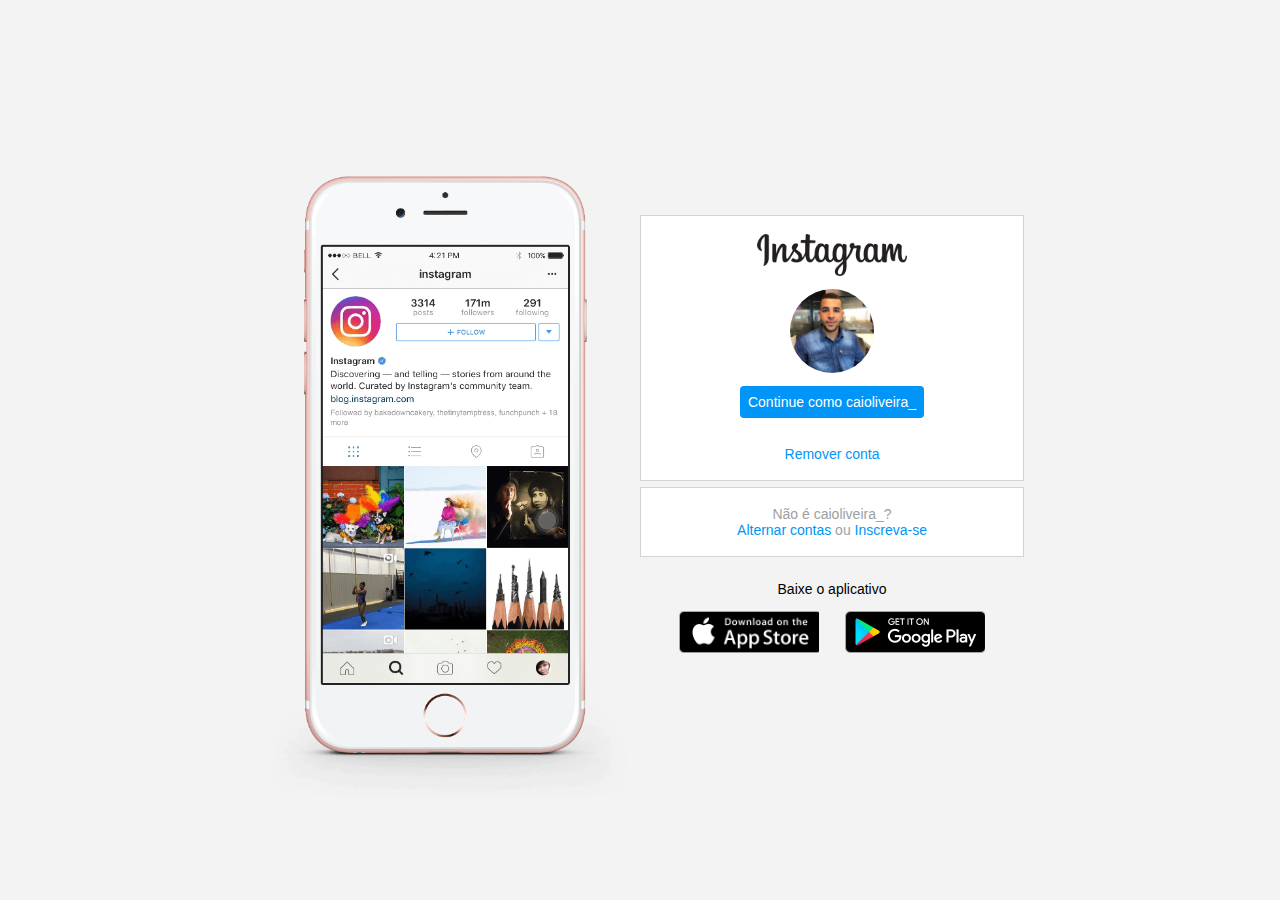
<file: projeto-dio-login-instagram/INSTAGRAM/index.html>
<!DOCTYPE html>
<html lang="en">
<head>
    <meta charset="UTF-8">
    <meta name="viewport" content="width=device-width, initial-scale=1.0">
    <link rel="stylesheet" href="style.css">
    <title>Instagram</title>
</head>
<body>
    <div class="instagram-wrapper">
        <div class="instagram-phone">
            <img src="./img/instagram-celular.png" alt="celular">
        </div>
        <div class="instagram-continue">
            <div class="group">
                <img src="./img/instagram-logo.png" class="instagram-logo" alt="instagram logo">
                <div class="profile-photo">
                    <img src="./img/perfil-instagram.png.jpg" alt="foto de perfil">
                </div>
                <a href="#" class="instagram-login">Continue como caioliveira_</a>
                <a href="#" class="instagram-logout">Remover conta</a>
            </div>
            <div class="group">
                <p class="not-account">Não é caioliveira_?</p>
                <p class="not-account">
                    <span class="link-blue">Alternar contas</span>
                    ou
                    <span class="link-blue">Inscreva-se</span>
                </p>
            </div>
            <div class="get-the-app">
                <p class="get-app">Baixe o aplicativo</p>
                <div class="download">
                    <a href="#" class="app-download"></a>
                    <a href="#" class="app-download"></a>
                </div>
            </div>
        </div>
    </div>
</body>
</html>
</file>
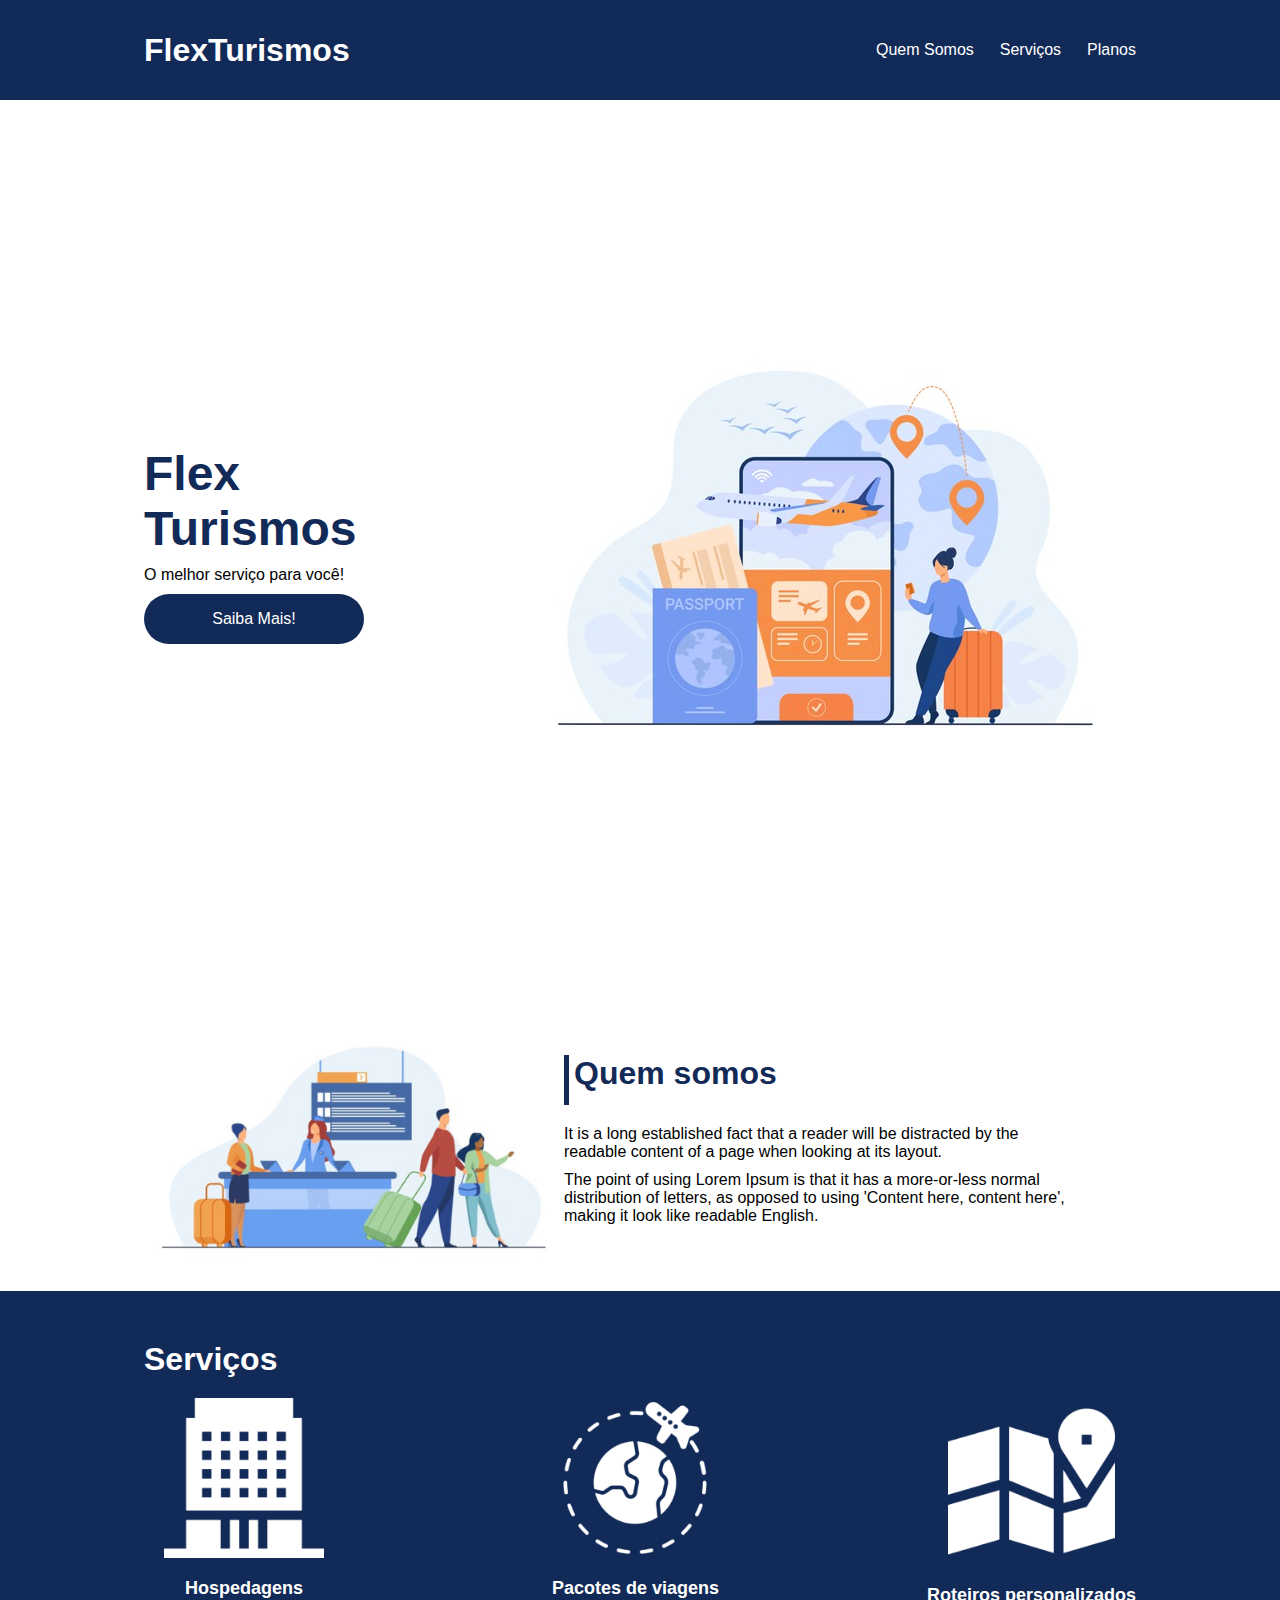
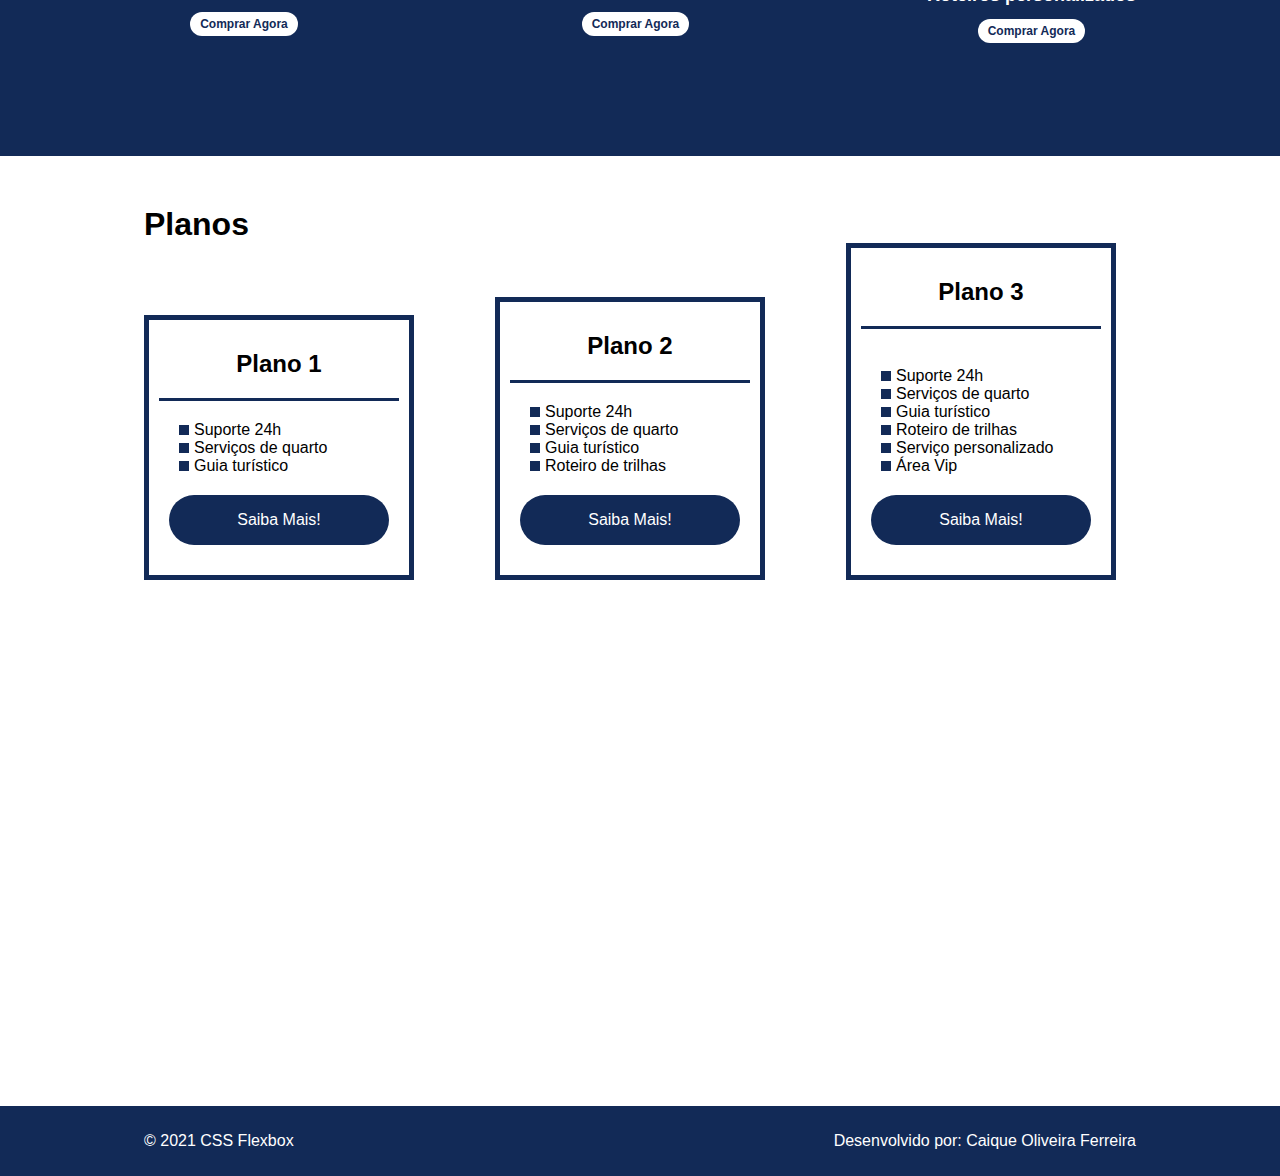
<file: project-flexbox-dio/project-flexbox-dio-master/project-flexbox-dio-master/flex-projeto/index.html>
<!DOCTYPE html>
<html lang="pt-br">
<head>
    <meta charset="UTF-8">
    <meta name="viewport" content="width=device-width, initial-scale=1.0">
    <title>Flex Turismos</title>
    <link rel="stylesheet" href="./style.css">
</head>
<body>
    <header>
        <div class="flex-container menu">
            <div><h1>FlexTurismos</h1></div>
            <ul class="list-items">
                <li><a href="#quem-somos">Quem Somos</a></li>
                <li><a href="#servicos">Serviços</a></li>
                <li><a href="#planos">Planos</a></li>
            </div>
        </ul>
    </header>

    <div class="flex-container apresentacao">
        <div class="texto-apresentacao">
            <h1>Flex <br>Turismos</h1>
            <p>O melhor serviço para você!</p>
            <a href="" class="btn">Saiba Mais!</a>
        </div>

        <div>
            <div><img src="./images/0-main.png" alt="banner de apresentacao"></div>
        </div>
    </div>

    <div class="flex-container" id="quem-somos">
        <div>
            <h2>Quem somos</h2>
            <p>It is a long established fact that a reader will be distracted by the readable content of a page when looking at its layout. </p>
            <p>The point of using Lorem Ipsum is that it has a more-or-less normal distribution of letters, as opposed to using 'Content here, content here', making it look like readable English.</p>
        </div>
        
        <div>
            <img src="./images/1-quem-somos.png" alt="balcão de atendimento">
        </div>
    </div>

    <div class="container-externo">
        <div class="flex-container" id="servicos">
            <div>
                <h2>Serviços</h2>
            </div>
            
            <div class="list-servicos">
                <div class="item-servico">    
                    <div><img src="./images/icon-2.png" alt="hospedagens"></div>
                    <p>Hospedagens</p>
                    <a href="#">Comprar Agora</a>
                </div>

                <div class="item-servico">
                    <div><img src="./images/icon-1.png" alt="pacote de viagens"></div>
                    <p>Pacotes de viagens</p>
                    <a href="#">Comprar Agora</a>
                </div>

                <div class="item-servico">
                    <div><img src="./images/icon-3.png" alt="roteiros personalizados"></div>
                    <p>Roteiros personalizados</p>
                    <a href="#">Comprar Agora</a>
                </div>

            </div>
        </div>
    </div>

    <div class="flex-container" id="planos">
        
        <div><h2>Planos</h2></div>

        <div class="list-planos">
            <div class="item-plano">
                <h3>Plano 1</h3>
                <ul>
                    <li>Suporte 24h</li>
                    <li>Serviços de quarto</li>
                    <li>Guia turístico</li>
                </ul>
                <a href="#" class="btn">Saiba Mais!</a>
            </div>

            <div class="item-plano">
                <h3>Plano 2</h3>
                <ul>
                    <li>Suporte 24h</li>
                    <li>Serviços de quarto</li>
                    <li>Guia turístico</li>
                    <li>Roteiro de trilhas</li>
                </ul>
                <a href="#" class="btn">Saiba Mais!</a>
            </div>

            <div class="item-plano">
                <h3>Plano 3</h3>
                <br>
                <ul>
                    <li>Suporte 24h</li>
                    <li>Serviços de quarto</li>
                    <li>Guia turístico</li>
                    <li>Roteiro de trilhas</li>
                    <li>Serviço personalizado</li>
                    <li>Área Vip</li>
                </ul>
                <a href="#" class="btn">Saiba Mais!</a>
            </div>
        </div>
    </div>

    <footer>
        <div class="flex-container footer">
            <p>&copy; 2021 CSS Flexbox</p>
            <p>Desenvolvido por: Caique Oliveira Ferreira</p>
        </div>
    </footer>
</body>
</html>
</file>
<file: projeto-dio-login-instagram/INSTAGRAM/style.css>
*{
    padding: 0;
    margin: 0;
    box-sizing: border-box;
    text-decoration: none;
    font-family: sans-serif;
    font-size: 14px;
}

body {
    width: 100%;
    min-height: 100vh;
    background-color: rgb(243, 243, 243);
    margin: 0;
    padding: 0;
    display: flex;
    justify-content: center;
}

.instagram-wrapper {
    display: flex;
    align-items: center;
    justify-content: start;
    width: 60%;
    height: 100vh;
}

.instagram-phone {
    display: flex;
    align-items: center;
    justify-content: center;
    width: 50%;
}

.instagram-phone img{
    height: 50rem;
}

.instagram-continue {
    display: flex;
    align-items: center;
    justify-content: space-around;
    flex-direction: column;
    width: 50%;
    min-height: 34rem;
}

.group {
    display: flex;
    justify-content: space-between;
    align-items: center;
    flex-direction: column;
    background-color: #ffffff;
    width: 100%;
    padding: 1.3rem 0;
    border: 1px solid lightgray;
}

.group:nth-child(1) {
    min-height: 19rem;
}

.instagram-logo {
    height: 3rem;
}

.profile-photo {
    display: flex;
    justify-content: center;
    align-items: center;
    border-radius: 50%;
    overflow: hidden;
}

.profile-photo img {
    height: 6rem;
}

.instagram-login {
    background-color: #0095f6;
    color: #ffffff;
    padding: 8px;
    border-radius: 4px;
}

.instagram-logout {
    color: #0095f6;
    margin-top: 1rem;
}

.not-account {
    color: rgb(160, 160, 160);
}

.link-blue {
    color: #0095f6;
}

.get-the-app {
    display: flex;
    flex-direction: column;
    align-items: center;
    justify-content: center;
    width: 100%;
    padding: 1.3rem 0;
}

.download {
    display: flex;
    width: 100%;
    justify-content: space-evenly;
    align-items: center;
    padding: 1rem;
}

.app-download {
    height: 3rem;
    width: 10rem;
    background-size: cover;
}

.app-download:nth-child(1) {
    background-image: url('./img/apple-button.png');
}

.app-download:nth-child(2) {
    background-image: url('./img/googleplay-button.png');
}

/* media queries */

@media (max-width: 1024px){
    .instagram-wrapper{
        width: 90%;
    }
}

@media (max-width: 650px){
    body {
        background-color: #ffffff;
    }

    .instagram-wrapper{
        width: 90%;
    }

    .instagram-phone {
        display: none;
    }

    .instagram-continue {
        width: 100%;
    }

    .group {
        border: 1px solid transparent;
    }
}
</file>
<file: project-flexbox-dio/project-flexbox-dio-master/project-flexbox-dio-master/flex-projeto/style.css>
*{
    margin: 0;
    padding: 0%;
    font-family: 'Open Sans', sans-serif;
}

ul{
    list-style: none;
    margin: 0;
    padding: 0;
}

ul li a{
    text-decoration: none;
}

div img{
    display: block;
    width: 100%;
}
.flex-container{
    display: flex;
    max-width: 992px;
    margin: auto;
    width: 100%;
    min-width: 320px;
}

header{
    background-color: #122A57;
    height: 100px;
    display: flex;
    align-items: center;
    color: #fff;
}

header .list-items{
    display: flex;
    max-width: 260px;
    width: 100%;
    justify-content: space-between;
    align-items: center;
}

.list-items li a{
    color: #fff;

}

header .menu{
    justify-content: space-between;
}

.apresentacao{
    height: 100vh;
    align-items: center;
    justify-content: space-between;
}

.apresentacao .texto-apresentacao{
    min-height: 100px;
}

.texto-apresentacao h1{
    color: #122A57;
    font-size: 48px;
    margin-bottom: 10px;
}

.btn{
    background-color: #122A57;
    color: #fff;
    text-align: center;
    border-radius: 30px;
    width: 220px;
    display: block;
    text-decoration: none;
    height: 50px;
    line-height: 50px;
    margin-top: 10px;
    margin-bottom: 10px;
}

#quem-somos{
    flex-direction: row-reverse;
    align-items: center;
    justify-content: space-between;
}

#quem-somos h2{
    font-size: 32px;
    color: #122A57;
    display: flex;
    margin-bottom: 20px;
}

#quem-somos h2::before{
    content: "";
    height: 50px;
    width: 5px;
    margin-right: 5px;
    background-color: #122A57;
    position: relative;
}

#quem-somos p{
    margin-bottom: 10px;
    width: 90%;
}

#quem-somos img{
    min-width: 420px;
}

.container-externo{
    background-color: #122A57;
    width: 100%;
}

#servicos{
    flex-direction: column;
    padding-top: 50px;
    padding-bottom: 100px;
}

#servicos h2{
    color: #fff;
    font-size: 32px;
    margin-bottom: 20px;
}

.list-servicos{
    display: flex;
    justify-content: space-between;
}

.list-servicos .item-servico{
    text-align: center;
}

.item-servico a{
    width: 220px;
    background-color: #fff;
    border-radius: 30px;
    height: 50px;
    text-align: center;
    margin-top: 20px;
    line-height: 50px;
    padding: 5px 10px;
    color: #122A57;
    font-size: 12px;
    text-decoration: none;
    font-weight: 700;
}

.item-servico p{
    font-weight: 700;
    font-size: 18px;
    color: #fff;
    margin-top: 20px;
}

.item-servico img{
    width: 80%;
    margin: auto;
}

#planos{
    flex-direction: column;
    min-height: 100vh;
    padding-top: 50px;
}

#planos h2{
    font-size: 32px;
}

.list-planos{
    display: flex;
    align-items: flex-end;
    justify-content: space-between;
}

.item-plano{
    flex: 1;
    border: 5px solid #122A57;
    margin-right: 20px;
    padding: 10px;
    max-width: 240px;
}

.item-plano .btn{
    margin: auto;
    margin-bottom: 20px;
}

.item-plano h3{
    font-size: 24px;
    display: flex;
    flex-direction: column;
    text-align: center;
    margin-top: 20px;
}

.item-plano h3::after{
    content: "";
    background-color: #122A57;
    width: 100%;
    height: 3px;
    margin-top: 20px;
    margin-bottom: 10px;
}

.item-plano ul{
    padding: 10px 20px;
    display: flex;
    flex-direction: column;
    margin-bottom: 10px;
}

.item-plano ul li{
    display: flex;
    flex-wrap: nowrap;
    align-items: center;
}

.item-plano ul li::before{
    content: "";
    width: 10px;
    height: 10px;
    background-color: #122A57;
    margin-right: 5px;
}

footer{
    background-color: #122A57;
    height: 70px;
    display: flex;
    align-items: center;
}

footer .footer{
    justify-content: space-between;
    color: #fff;
}

/* mobile */
@media(max-width: 992px){
    .flex-container{
        flex-direction: column;
    }

    .apresentacao{
        flex-direction: column-reverse;
    }

    .apresentacao .texto-apresentacao{
        width: 100%;
    }

    #quem-somos{
        flex-direction: column-reverse;
    }

    #quem-somos img{
        min-width: 320px;
        margin: auto;
    }

    .list-servicos{
        flex-direction: column;
    }

    .item-servico img{
        width: 50%;
        margin: auto;
    }

    .list-planos{
        flex-direction: column;
        align-items: flex-start;
        margin-bottom: 20px;
    }

    .list-planos .item-plano{
        max-width: 90%;
        margin: auto;
        width: 100%;
        margin-bottom: 20px;
    }
}
</file>
